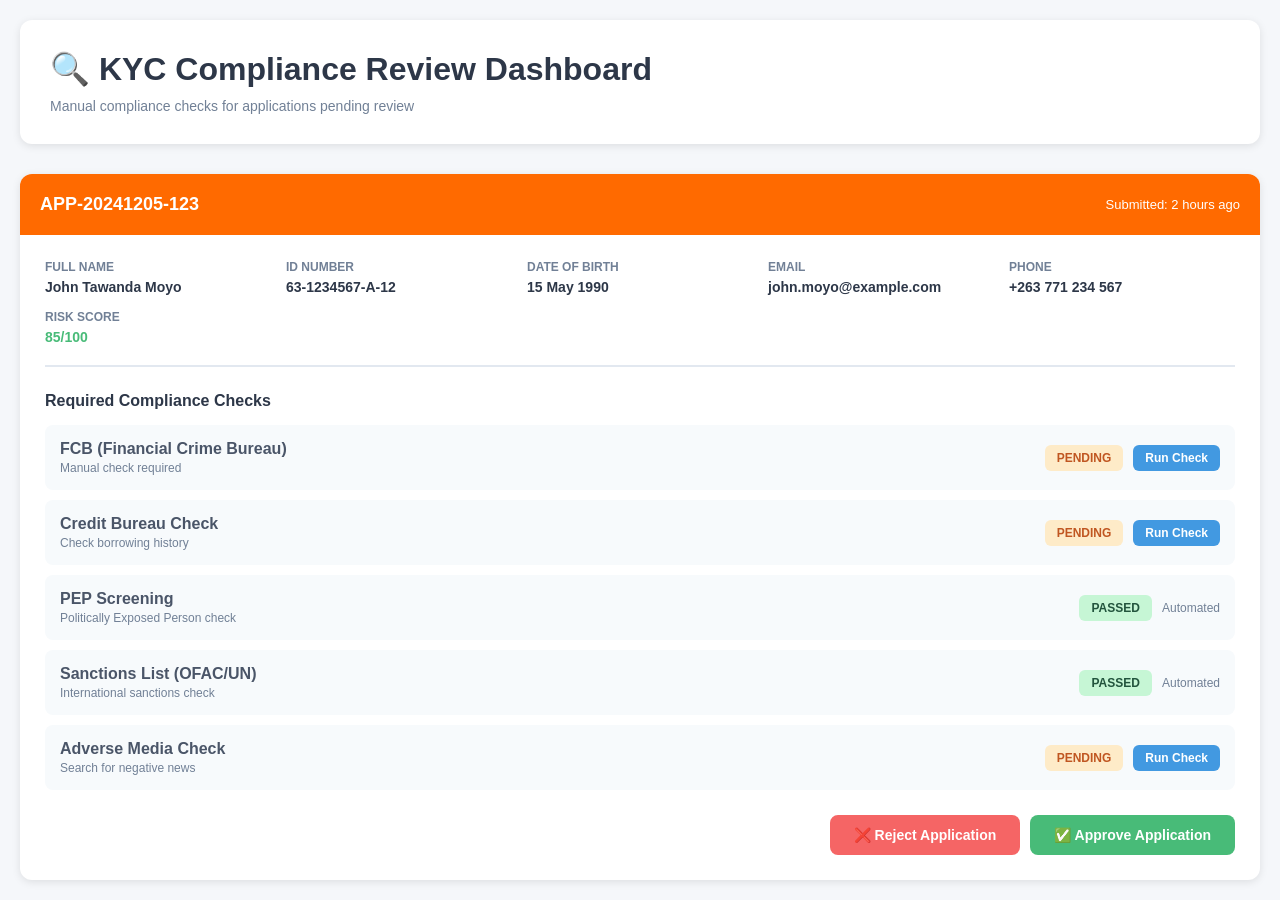
<file: admin/compliance-review.html>
<!DOCTYPE html>
<html lang="en">
<head>
  <meta charset="UTF-8">
  <meta name="viewport" content="width=device-width, initial-scale=1.0">
  <title>KYC Compliance Review Dashboard</title>
  <style>
    * {
      box-sizing: border-box;
      margin: 0;
      padding: 0;
    }

    body {
      font-family: -apple-system, BlinkMacSystemFont, 'Segoe UI', Roboto, sans-serif;
      background: #f5f7fa;
      padding: 20px;
    }

    .container {
      max-width: 1600px;
      margin: 0 auto;
    }

    header {
      background: white;
      padding: 30px;
      border-radius: 12px;
      box-shadow: 0 2px 8px rgba(0,0,0,0.1);
      margin-bottom: 30px;
    }

    h1 {
      color: #2d3748;
      margin-bottom: 10px;
    }

    .subtitle {
      color: #718096;
      font-size: 14px;
    }

    .applications-grid {
      display: grid;
      gap: 20px;
    }

    .application-card {
      background: white;
      border-radius: 12px;
      box-shadow: 0 2px 8px rgba(0,0,0,0.1);
      overflow: hidden;
    }

    .card-header {
      background: #FF6A00;
      color: white;
      padding: 20px;
      display: flex;
      justify-content: space-between;
      align-items: center;
    }

    .app-id {
      font-weight: bold;
      font-size: 18px;
    }

    .card-body {
      padding: 25px;
    }

    .customer-info {
      display: grid;
      grid-template-columns: repeat(auto-fit, minmax(200px, 1fr));
      gap: 15px;
      margin-bottom: 25px;
      padding-bottom: 20px;
      border-bottom: 2px solid #e2e8f0;
    }

    .info-item {
      display: flex;
      flex-direction: column;
      gap: 5px;
    }

    .info-label {
      font-size: 12px;
      color: #718096;
      font-weight: 600;
      text-transform: uppercase;
    }

    .info-value {
      font-size: 14px;
      color: #2d3748;
      font-weight: 600;
    }

    .compliance-checks {
      margin-bottom: 25px;
    }

    .checks-title {
      font-weight: bold;
      margin-bottom: 15px;
      font-size: 16px;
      color: #2d3748;
    }

    .check-item {
      display: flex;
      justify-content: space-between;
      align-items: center;
      padding: 15px;
      background: #f7fafc;
      border-radius: 8px;
      margin-bottom: 10px;
    }

    .check-name {
      font-weight: 600;
      color: #4a5568;
    }

    .check-status {
      display: flex;
      gap: 10px;
      align-items: center;
    }

    .status-badge {
      padding: 6px 12px;
      border-radius: 6px;
      font-size: 12px;
      font-weight: 600;
    }

    .status-pending {
      background: #feebc8;
      color: #c05621;
    }

    .status-passed {
      background: #c6f6d5;
      color: #22543d;
    }

    .status-failed {
      background: #fed7d7;
      color: #c53030;
    }

    .btn-check {
      padding: 6px 12px;
      background: #4299e1;
      color: white;
      border: none;
      border-radius: 6px;
      cursor: pointer;
      font-size: 12px;
      font-weight: 600;
    }

    .btn-check:hover {
      background: #3182ce;
    }

    .action-buttons {
      display: flex;
      gap: 10px;
      justify-content: flex-end;
    }

    .btn-primary {
      padding: 12px 24px;
      background: #48bb78;
      color: white;
      border: none;
      border-radius: 8px;
      cursor: pointer;
      font-weight: 600;
      font-size: 14px;
    }

    .btn-primary:hover {
      background: #38a169;
    }

    .btn-secondary {
      padding: 12px 24px;
      background: #f56565;
      color: white;
      border: none;
      border-radius: 8px;
      cursor: pointer;
      font-weight: 600;
      font-size: 14px;
    }

    .btn-secondary:hover {
      background: #e53e3e;
    }

    .modal {
      display: none;
      position: fixed;
      top: 0;
      left: 0;
      right: 0;
      bottom: 0;
      background: rgba(0,0,0,0.7);
      justify-content: center;
      align-items: center;
      z-index: 1000;
    }

    .modal.active {
      display: flex;
    }

    .modal-content {
      background: white;
      border-radius: 12px;
      padding: 30px;
      max-width: 500px;
      width: 90%;
    }

    .modal-header {
      font-size: 20px;
      font-weight: bold;
      margin-bottom: 20px;
      color: #2d3748;
    }

    .form-group {
      margin-bottom: 20px;
    }

    .form-label {
      display: block;
      margin-bottom: 8px;
      font-weight: 600;
      color: #4a5568;
      font-size: 14px;
    }

    .form-input, .form-select, .form-textarea {
      width: 100%;
      padding: 10px;
      border: 2px solid #e2e8f0;
      border-radius: 6px;
      font-size: 14px;
    }

    .form-textarea {
      min-height: 100px;
      resize: vertical;
    }

    .modal-actions {
      display: flex;
      gap: 10px;
      justify-content: flex-end;
      margin-top: 25px;
    }

    .empty-state {
      text-align: center;
      padding: 60px 20px;
      color: #718096;
    }

    .empty-icon {
      font-size: 48px;
      margin-bottom: 15px;
    }
  </style>
</head>
<body>

  <div class="container">
    
    <!-- Header -->
    <header>
      <h1>🔍 KYC Compliance Review Dashboard</h1>
      <p class="subtitle">Manual compliance checks for applications pending review</p>
    </header>

    <!-- Applications List -->
    <div class="applications-grid" id="applicationsContainer">
      
      <!-- Sample Application Card -->
      <div class="application-card">
        <div class="card-header">
          <div class="app-id">APP-20241205-123</div>
          <div style="font-size: 13px;">Submitted: 2 hours ago</div>
        </div>

        <div class="card-body">
          
          <!-- Customer Information -->
          <div class="customer-info">
            <div class="info-item">
              <div class="info-label">Full Name</div>
              <div class="info-value">John Tawanda Moyo</div>
            </div>
            <div class="info-item">
              <div class="info-label">ID Number</div>
              <div class="info-value">63-1234567-A-12</div>
            </div>
            <div class="info-item">
              <div class="info-label">Date of Birth</div>
              <div class="info-value">15 May 1990</div>
            </div>
            <div class="info-item">
              <div class="info-label">Email</div>
              <div class="info-value">john.moyo@example.com</div>
            </div>
            <div class="info-item">
              <div class="info-label">Phone</div>
              <div class="info-value">+263 771 234 567</div>
            </div>
            <div class="info-item">
              <div class="info-label">Risk Score</div>
              <div class="info-value" style="color: #48bb78;">85/100</div>
            </div>
          </div>

          <!-- Compliance Checks -->
          <div class="compliance-checks">
            <div class="checks-title">Required Compliance Checks</div>

            <div class="check-item">
              <div>
                <div class="check-name">FCB (Financial Crime Bureau)</div>
                <div style="font-size: 12px; color: #718096; margin-top: 3px;">Manual check required</div>
              </div>
              <div class="check-status">
                <span class="status-badge status-pending">PENDING</span>
                <button class="btn-check" onclick="openCheckModal('FCB', 'APP-20241205-123')">Run Check</button>
              </div>
            </div>

            <div class="check-item">
              <div>
                <div class="check-name">Credit Bureau Check</div>
                <div style="font-size: 12px; color: #718096; margin-top: 3px;">Check borrowing history</div>
              </div>
              <div class="check-status">
                <span class="status-badge status-pending">PENDING</span>
                <button class="btn-check" onclick="openCheckModal('Credit Bureau', 'APP-20241205-123')">Run Check</button>
              </div>
            </div>

            <div class="check-item">
              <div>
                <div class="check-name">PEP Screening</div>
                <div style="font-size: 12px; color: #718096; margin-top: 3px;">Politically Exposed Person check</div>
              </div>
              <div class="check-status">
                <span class="status-badge status-passed">PASSED</span>
                <span style="font-size: 12px; color: #718096;">Automated</span>
              </div>
            </div>

            <div class="check-item">
              <div>
                <div class="check-name">Sanctions List (OFAC/UN)</div>
                <div style="font-size: 12px; color: #718096; margin-top: 3px;">International sanctions check</div>
              </div>
              <div class="check-status">
                <span class="status-badge status-passed">PASSED</span>
                <span style="font-size: 12px; color: #718096;">Automated</span>
              </div>
            </div>

            <div class="check-item">
              <div>
                <div class="check-name">Adverse Media Check</div>
                <div style="font-size: 12px; color: #718096; margin-top: 3px;">Search for negative news</div>
              </div>
              <div class="check-status">
                <span class="status-badge status-pending">PENDING</span>
                <button class="btn-check" onclick="openCheckModal('Adverse Media', 'APP-20241205-123')">Run Check</button>
              </div>
            </div>

          </div>

          <!-- Action Buttons -->
          <div class="action-buttons">
            <button class="btn-secondary" onclick="rejectApplication('APP-20241205-123')">
              ❌ Reject Application
            </button>
            <button class="btn-primary" onclick="approveApplication('APP-20241205-123')">
              ✅ Approve Application
            </button>
          </div>

        </div>
      </div>

      <!-- Empty State (shows when no pending applications) -->
      <!-- 
      <div class="empty-state">
        <div class="empty-icon">✅</div>
        <p><strong>No applications pending compliance review</strong></p>
        <p style="font-size: 13px; margin-top: 5px;">All applications have been processed</p>
      </div>
      -->

    </div>

  </div>

  <!-- Check Modal -->
  <div class="modal" id="checkModal">
    <div class="modal-content">
      <div class="modal-header" id="modalTitle">Run Compliance Check</div>
      
      <form id="checkForm">
        <div class="form-group">
          <label class="form-label">Check Type</label>
          <input type="text" class="form-input" id="checkType" readonly>
        </div>

        <div class="form-group">
          <label class="form-label">Application ID</label>
          <input type="text" class="form-input" id="appId" readonly>
        </div>

        <div class="form-group">
          <label class="form-label">Check Result</label>
          <select class="form-select" id="checkResult" required>
            <option value="">-- Select Result --</option>
            <option value="PASSED">✅ PASSED - No issues found</option>
            <option value="FAILED">❌ FAILED - Issues detected</option>
            <option value="NEEDS_REVIEW">⚠️ NEEDS REVIEW - Manual verification needed</option>
          </select>
        </div>

        <div class="form-group">
          <label class="form-label">Notes / Findings</label>
          <textarea class="form-textarea" id="checkNotes" placeholder="Enter any relevant findings, reference numbers, or notes..."></textarea>
        </div>

        <div class="modal-actions">
          <button type="button" class="btn-secondary" onclick="closeCheckModal()">Cancel</button>
          <button type="submit" class="btn-primary">Save Check Result</button>
        </div>
      </form>
    </div>
  </div>

  <script>
    // Modal handling
    function openCheckModal(checkType, appId) {
      document.getElementById('checkModal').classList.add('active');
      document.getElementById('modalTitle').textContent = `Run ${checkType} Check`;
      document.getElementById('checkType').value = checkType;
      document.getElementById('appId').value = appId;
      document.getElementById('checkResult').value = '';
      document.getElementById('checkNotes').value = '';
    }

    function closeCheckModal() {
      document.getElementById('checkModal').classList.remove('active');
    }

    // Form submission
    document.getElementById('checkForm').addEventListener('submit', function(e) {
      e.preventDefault();
      
      const checkType = document.getElementById('checkType').value;
      const appId = document.getElementById('appId').value;
      const result = document.getElementById('checkResult').value;
      const notes = document.getElementById('checkNotes').value;

      // In production, save to Google Sheets
      console.log('Saving check result:', { checkType, appId, result, notes });

      alert(`${checkType} check recorded as ${result}`);
      closeCheckModal();

      // TODO: Update UI to reflect new status
      // TODO: Send to Google Sheets or n8n webhook
    });

    // Approve application
    function approveApplication(appId) {
      if (confirm(`Are you sure you want to approve application ${appId}?`)) {
        console.log('Approving application:', appId);
        alert(`Application ${appId} approved.`)}};
</file>
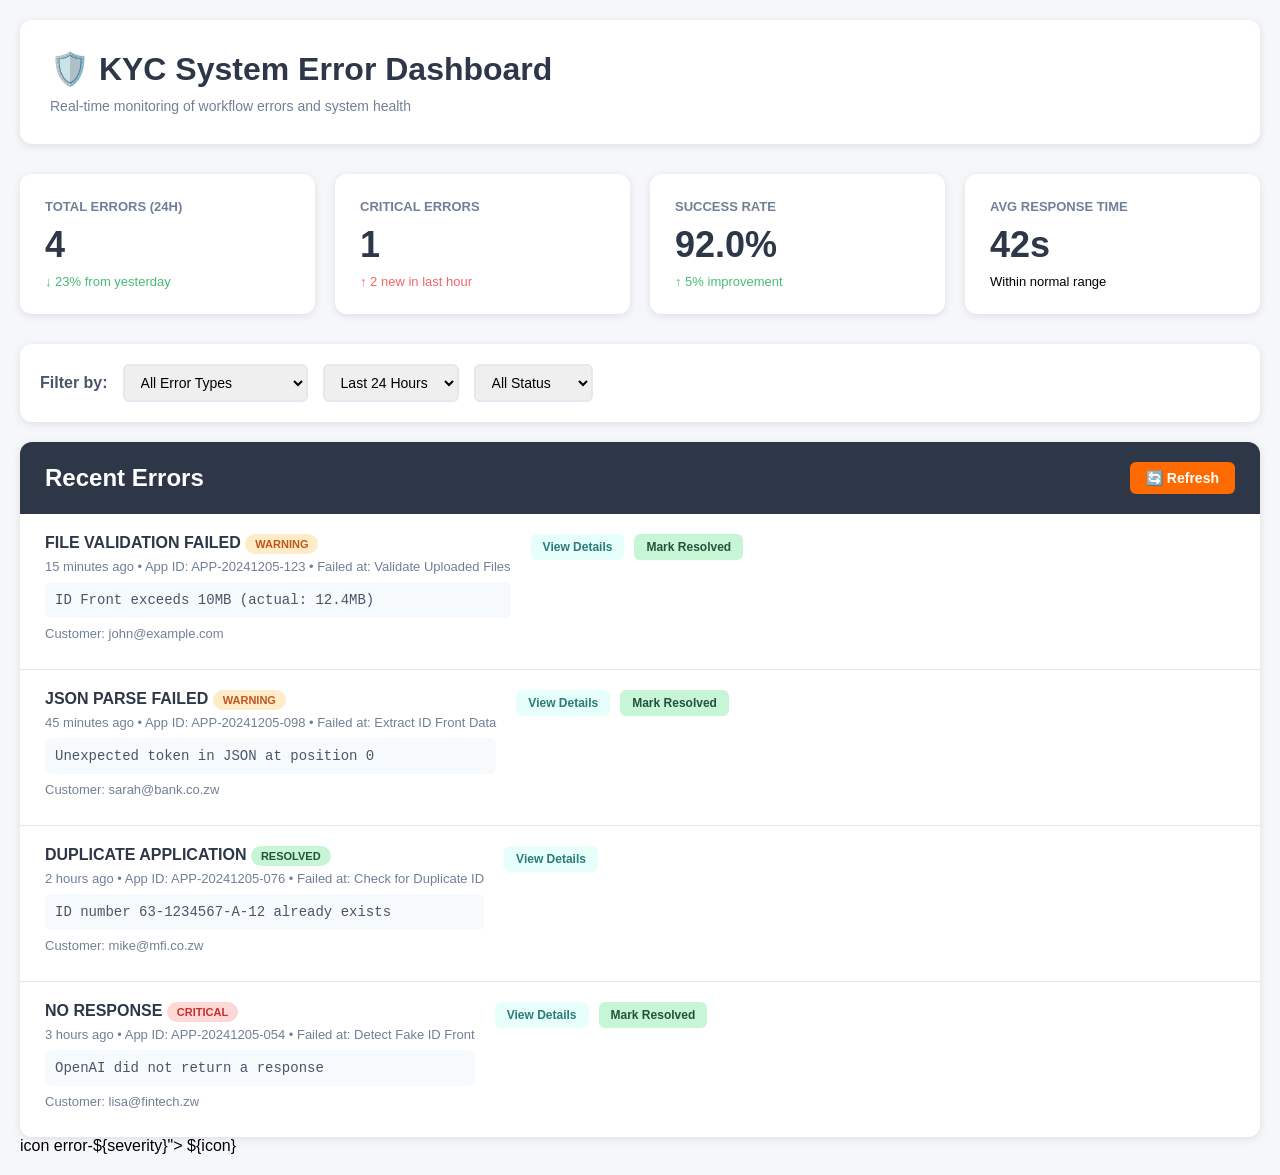
<file: admin/error-dashboard.html>
<!DOCTYPE html>
<html lang="en">
<head>
  <meta charset="UTF-8">
  <meta name="viewport" content="width=device-width, initial-scale=1.0">
  <title>KYC System - Error Dashboard</title>
  <style>
    * {
      box-sizing: border-box;
      margin: 0;
      padding: 0;
    }

    body {
      font-family: -apple-system, BlinkMacSystemFont, 'Segoe UI', Roboto, sans-serif;
      background: #f5f7fa;
      padding: 20px;
    }

    .container {
      max-width: 1400px;
      margin: 0 auto;
    }

    header {
      background: white;
      padding: 30px;
      border-radius: 12px;
      box-shadow: 0 2px 8px rgba(0,0,0,0.1);
      margin-bottom: 30px;
    }

    h1 {
      color: #2d3748;
      margin-bottom: 10px;
    }

    .subtitle {
      color: #718096;
      font-size: 14px;
    }

    .stats-grid {
      display: grid;
      grid-template-columns: repeat(auto-fit, minmax(250px, 1fr));
      gap: 20px;
      margin-bottom: 30px;
    }

    .stat-card {
      background: white;
      padding: 25px;
      border-radius: 12px;
      box-shadow: 0 2px 8px rgba(0,0,0,0.1);
    }

    .stat-label {
      color: #718096;
      font-size: 13px;
      font-weight: 600;
      text-transform: uppercase;
      margin-bottom: 10px;
    }

    .stat-value {
      font-size: 36px;
      font-weight: bold;
      color: #2d3748;
    }

    .stat-trend {
      font-size: 13px;
      margin-top: 8px;
    }

    .trend-up {
      color: #f56565;
    }

    .trend-down {
      color: #48bb78;
    }

    .error-list {
      background: white;
      border-radius: 12px;
      box-shadow: 0 2px 8px rgba(0,0,0,0.1);
      overflow: hidden;
    }

    .error-list-header {
      padding: 20px 25px;
      background: #2d3748;
      color: white;
      display: flex;
      justify-content: space-between;
      align-items: center;
    }

    .refresh-btn {
      background: #FF6A00;
      color: white;
      border: none;
      padding: 8px 16px;
      border-radius: 6px;
      cursor: pointer;
      font-weight: 600;
      font-size: 14px;
    }

    .refresh-btn:hover {
      opacity: 0.9;
    }

    .error-item {
      padding: 20px 25px;
      border-bottom: 1px solid #e2e8f0;
      display: grid;
      grid-template-columns: auto 1fr auto;
      gap: 20px;
      align-items: start;
    }

    .error-item:last-child {
      border-bottom: none;
    }

    .error-icon {
      width: 40px;
      height: 40px;
      border-radius: 8px;
      display: flex;
      align-items: center;
      justify-content: center;
      font-size: 20px;
    }

    .error-critical {
      background: #fed7d7;
    }

    .error-warning {
      background: #feebc8;
    }

    .error-info {
      background: #bee3f8;
    }

    .error-details {
      flex: 1;
    }

    .error-title {
      font-weight: 600;
      color: #2d3748;
      margin-bottom: 5px;
    }

    .error-meta {
      font-size: 13px;
      color: #718096;
      margin-bottom: 8px;
    }

    .error-message {
      font-size: 14px;
      color: #4a5568;
      background: #f7fafc;
      padding: 10px;
      border-radius: 6px;
      font-family: 'Courier New', monospace;
    }

    .error-actions {
      display: flex;
      gap: 10px;
    }

    .btn-small {
      padding: 6px 12px;
      border-radius: 6px;
      border: none;
      cursor: pointer;
      font-size: 12px;
      font-weight: 600;
    }

    .btn-view {
      background: #e6fffa;
      color: #2c7a7b;
    }

    .btn-resolve {
      background: #c6f6d5;
      color: #22543d;
    }

    .empty-state {
      padding: 60px 20px;
      text-align: center;
      color: #718096;
    }

    .empty-icon {
      font-size: 48px;
      margin-bottom: 15px;
    }

    .filters {
      background: white;
      padding: 20px;
      border-radius: 12px;
      margin-bottom: 20px;
      display: flex;
      gap: 15px;
      align-items: center;
      box-shadow: 0 2px 8px rgba(0,0,0,0.1);
    }

    .filter-select {
      padding: 8px 12px;
      border: 2px solid #e2e8f0;
      border-radius: 6px;
      font-size: 14px;
    }

    .badge {
      display: inline-block;
      padding: 4px 10px;
      border-radius: 12px;
      font-size: 11px;
      font-weight: 600;
      text-transform: uppercase;
    }

    .badge-critical {
      background: #fed7d7;
      color: #c53030;
    }

    .badge-warning {
      background: #feebc8;
      color: #c05621;
    }

    .badge-resolved {
      background: #c6f6d5;
      color: #22543d;
    }

    @media (max-width: 768px) {
      .stats-grid {
        grid-template-columns: 1fr;
      }

      .error-item {
        grid-template-columns: 1fr;
      }

      .filters {
        flex-direction: column;
        align-items: stretch;
      }
    }
  </style>
</head>
<body>

  <div class="container">
    
    <!-- Header -->
    <header>
      <h1>🛡️ KYC System Error Dashboard</h1>
      <p class="subtitle">Real-time monitoring of workflow errors and system health</p>
    </header>

    <!-- Stats Overview -->
    <div class="stats-grid">
      <div class="stat-card">
        <div class="stat-label">Total Errors (24h)</div>
        <div class="stat-value" id="totalErrors">0</div>
        <div class="stat-trend trend-down">↓ 23% from yesterday</div>
      </div>

      <div class="stat-card">
        <div class="stat-label">Critical Errors</div>
        <div class="stat-value" id="criticalErrors">0</div>
        <div class="stat-trend trend-up">↑ 2 new in last hour</div>
      </div>

      <div class="stat-card">
        <div class="stat-label">Success Rate</div>
        <div class="stat-value" id="successRate">0%</div>
        <div class="stat-trend trend-down">↑ 5% improvement</div>
      </div>

      <div class="stat-card">
        <div class="stat-label">Avg Response Time</div>
        <div class="stat-value" id="avgResponseTime">0s</div>
        <div class="stat-trend">Within normal range</div>
      </div>
    </div>

    <!-- Filters -->
    <div class="filters">
      <label style="font-weight: 600; color: #4a5568;">Filter by:</label>
      <select class="filter-select" id="filterType">
        <option value="all">All Error Types</option>
        <option value="FILE_VALIDATION_FAILED">File Validation</option>
        <option value="NO_RESPONSE">OpenAI No Response</option>
        <option value="JSON_PARSE_FAILED">JSON Parse Failed</option>
        <option value="DUPLICATE_APPLICATION">Duplicate Application</option>
        <option value="PROCESSING_ERROR">Processing Error</option>
      </select>

      <select class="filter-select" id="filterTime">
        <option value="24h">Last 24 Hours</option>
        <option value="7d">Last 7 Days</option>
        <option value="30d">Last 30 Days</option>
        <option value="all">All Time</option>
      </select>

      <select class="filter-select" id="filterStatus">
        <option value="all">All Status</option>
        <option value="unresolved">Unresolved</option>
        <option value="resolved">Resolved</option>
      </select>
    </div>

    <!-- Error List -->
    <div class="error-list">
      <div class="error-list-header">
        <h2>Recent Errors</h2>
        <button class="refresh-btn" onclick="loadErrors()">🔄 Refresh</button>
      </div>

      <div id="errorContainer">
        <!-- Errors will be loaded here -->
        <div class="empty-state">
          <div class="empty-icon">📊</div>
          <p><strong>Loading errors...</strong></p>
          <p style="font-size: 13px; margin-top: 5px;">Fetching data from Google Sheets</p>
        </div>
      </div>
    </div>

  </div>

  <script>
    // Configuration
    const GOOGLE_SHEET_ID = 'YOUR_GOOGLE_SHEET_ID'; // Replace with your Sheet ID
    const ERROR_LOG_SHEET_NAME = 'Error Log';
    const APPLICATIONS_SHEET_NAME = 'Customer Applications';

    // In production, you'd use Google Sheets API
    // For this demo, we'll use sample data
    const SAMPLE_ERRORS = [
      {
        timestamp: new Date(Date.now() - 1000 * 60 * 15).toISOString(),
        applicationId: 'APP-20241205-123',
        errorType: 'FILE_VALIDATION_FAILED',
        errorMessage: 'ID Front exceeds 10MB (actual: 12.4MB)',
        nodeFailed: 'Validate Uploaded Files',
        customerEmail: 'john@example.com',
        status: 'unresolved'
      },
      {
        timestamp: new Date(Date.now() - 1000 * 60 * 45).toISOString(),
        applicationId: 'APP-20241205-098',
        errorType: 'JSON_PARSE_FAILED',
        errorMessage: 'Unexpected token in JSON at position 0',
        nodeFailed: 'Extract ID Front Data',
        customerEmail: 'sarah@bank.co.zw',
        status: 'unresolved'
      },
      {
        timestamp: new Date(Date.now() - 1000 * 60 * 120).toISOString(),
        applicationId: 'APP-20241205-076',
        errorType: 'DUPLICATE_APPLICATION',
        errorMessage: 'ID number 63-1234567-A-12 already exists',
        nodeFailed: 'Check for Duplicate ID',
        customerEmail: 'mike@mfi.co.zw',
        status: 'resolved'
      },
      {
        timestamp: new Date(Date.now() - 1000 * 60 * 180).toISOString(),
        applicationId: 'APP-20241205-054',
        errorType: 'NO_RESPONSE',
        errorMessage: 'OpenAI did not return a response',
        nodeFailed: 'Detect Fake ID Front',
        customerEmail: 'lisa@fintech.zw',
        status: 'unresolved'
      }
    ];

    // Calculate stats
    function calculateStats() {
      const errors = SAMPLE_ERRORS;
      const totalApplications = 50; // This would come from your Applications sheet

      document.getElementById('totalErrors').textContent = errors.length;
      
      const critical = errors.filter(e => 
        ['NO_RESPONSE', 'PROCESSING_ERROR'].includes(e.errorType) && 
        e.status === 'unresolved'
      ).length;
      document.getElementById('criticalErrors').textContent = critical;

      const successRate = ((totalApplications - errors.length) / totalApplications * 100).toFixed(1);
      document.getElementById('successRate').textContent = successRate + '%';

      document.getElementById('avgResponseTime').textContent = '42s';
    }

    // Get error severity
    function getErrorSeverity(errorType) {
      const criticalTypes = ['NO_RESPONSE', 'PROCESSING_ERROR'];
      const warningTypes = ['JSON_PARSE_FAILED', 'FILE_VALIDATION_FAILED'];
      
      if (criticalTypes.includes(errorType)) return 'critical';
      if (warningTypes.includes(errorType)) return 'warning';
      return 'info';
    }

    // Format time ago
    function timeAgo(timestamp) {
      const seconds = Math.floor((new Date() - new Date(timestamp)) / 1000);
      
      if (seconds < 60) return seconds + ' seconds ago';
      if (seconds < 3600) return Math.floor(seconds / 60) + ' minutes ago';
      if (seconds < 86400) return Math.floor(seconds / 3600) + ' hours ago';
      return Math.floor(seconds / 86400) + ' days ago';
    }

    // Render errors
    function renderErrors(errors) {
      const container = document.getElementById('errorContainer');
      
      if (errors.length === 0) {
        container.innerHTML = `
          <div class="empty-state">
            <div class="empty-icon">✅</div>
            <p><strong>No errors found!</strong></p>
            <p style="font-size: 13px; margin-top: 5px;">Your system is running smoothly</p>
          </div>
        `;
        return;
      }

      container.innerHTML = errors.map(error => {
        const severity = getErrorSeverity(error.errorType);
        const icon = severity === 'critical' ? '🔴' : severity === 'warning' ? '⚠️' : 'ℹ️';
        
        return `
          <div class="error-item">
            <div class="error-details">
              <div class="error-title">
                ${error.errorType.replace(/_/g, ' ')}
                <span class="badge badge-${error.status === 'resolved' ? 'resolved' : severity}">
                  ${error.status === 'resolved' ? 'Resolved' : severity.toUpperCase()}
                </span>
              </div>
              <div class="error-meta">
                ${timeAgo(error.timestamp)} • App ID: ${error.applicationId} • Failed at: ${error.nodeFailed}
              </div>
              <div class="error-message">
                ${error.errorMessage}
              </div>
              <div class="error-meta" style="margin-top: 8px;">
                Customer: ${error.customerEmail}
              </div>
            </div>
            
            <div class="error-actions">
              <button class="btn-small btn-view" onclick="viewErrorDetails('${error.applicationId}')">
                View Details
              </button>
              ${error.status !== 'resolved' ? `
                <button class="btn-small btn-resolve" onclick="markResolved('${error.applicationId}')">
                  Mark Resolved
                </button>
              ` : ''}
            </div>
          </div>
        `;
      }).join('');
    }

    // Load errors (with filtering)
    function loadErrors() {
      const filterType = document.getElementById('filterType').value;
      const filterTime = document.getElementById('filterTime').value;
      const filterStatus = document.getElementById('filterStatus').value;

      let filtered = [...SAMPLE_ERRORS];

      // Filter by type
      if (filterType !== 'all') {
        filtered = filtered.filter(e => e.errorType === filterType);
      }

      // Filter by status
      if (filterStatus !== 'all') {
        filtered = filtered.filter(e => e.status === filterStatus);
      }

      // Filter by time (simplified)
      if (filterTime === '24h') {
        const oneDayAgo = Date.now() - (24 * 60 * 60 * 1000);
        filtered = filtered.filter(e => new Date(e.timestamp) > oneDayAgo);
      }

      renderErrors(filtered);
    }

    // View error details (would open modal in production)
    function viewErrorDetails(appId) {
      alert(`Viewing details for application: ${appId}\n\nIn production, this would show:\n- Full error stack trace\n- Customer data\n- Document links\n- Retry option`);
    }

    // Mark error as resolved
    function markResolved(appId) {
      if (confirm('Mark this error as resolved?')) {
        // In production, update Google Sheets
        const error = SAMPLE_ERRORS.find(e => e.applicationId === appId);
        if (error) error.status = 'resolved';
        loadErrors();
        alert('Error marked as resolved!');
      }
    }

    // Initialize dashboard
    document.addEventListener('DOMContentLoaded', () => {
      calculateStats();
      loadErrors();

      // Add event listeners for filters
      document.getElementById('filterType').addEventListener('change', loadErrors);
      document.getElementById('filterTime').addEventListener('change', loadErrors);
      document.getElementById('filterStatus').addEventListener('change', loadErrors);

      // Auto-refresh every 30 seconds
      setInterval(loadErrors, 30000);
    });

    // TODO: Connect to real Google Sheets API
    // Example using Google Sheets API v4:
    /*
    async function fetchRealErrors() {
      const response = await fetch(
        `https://sheets.googleapis.com/v4/spreadsheets/${GOOGLE_SHEET_ID}/values/${ERROR_LOG_SHEET_NAME}?key=YOUR_API_KEY`
      );
      const data = await response.json();
      // Parse and display real data
    }
    */
  </script>

</body>
</html>icon error-${severity}">
              ${icon}
            </div>
            
            <div class="error-
</file>
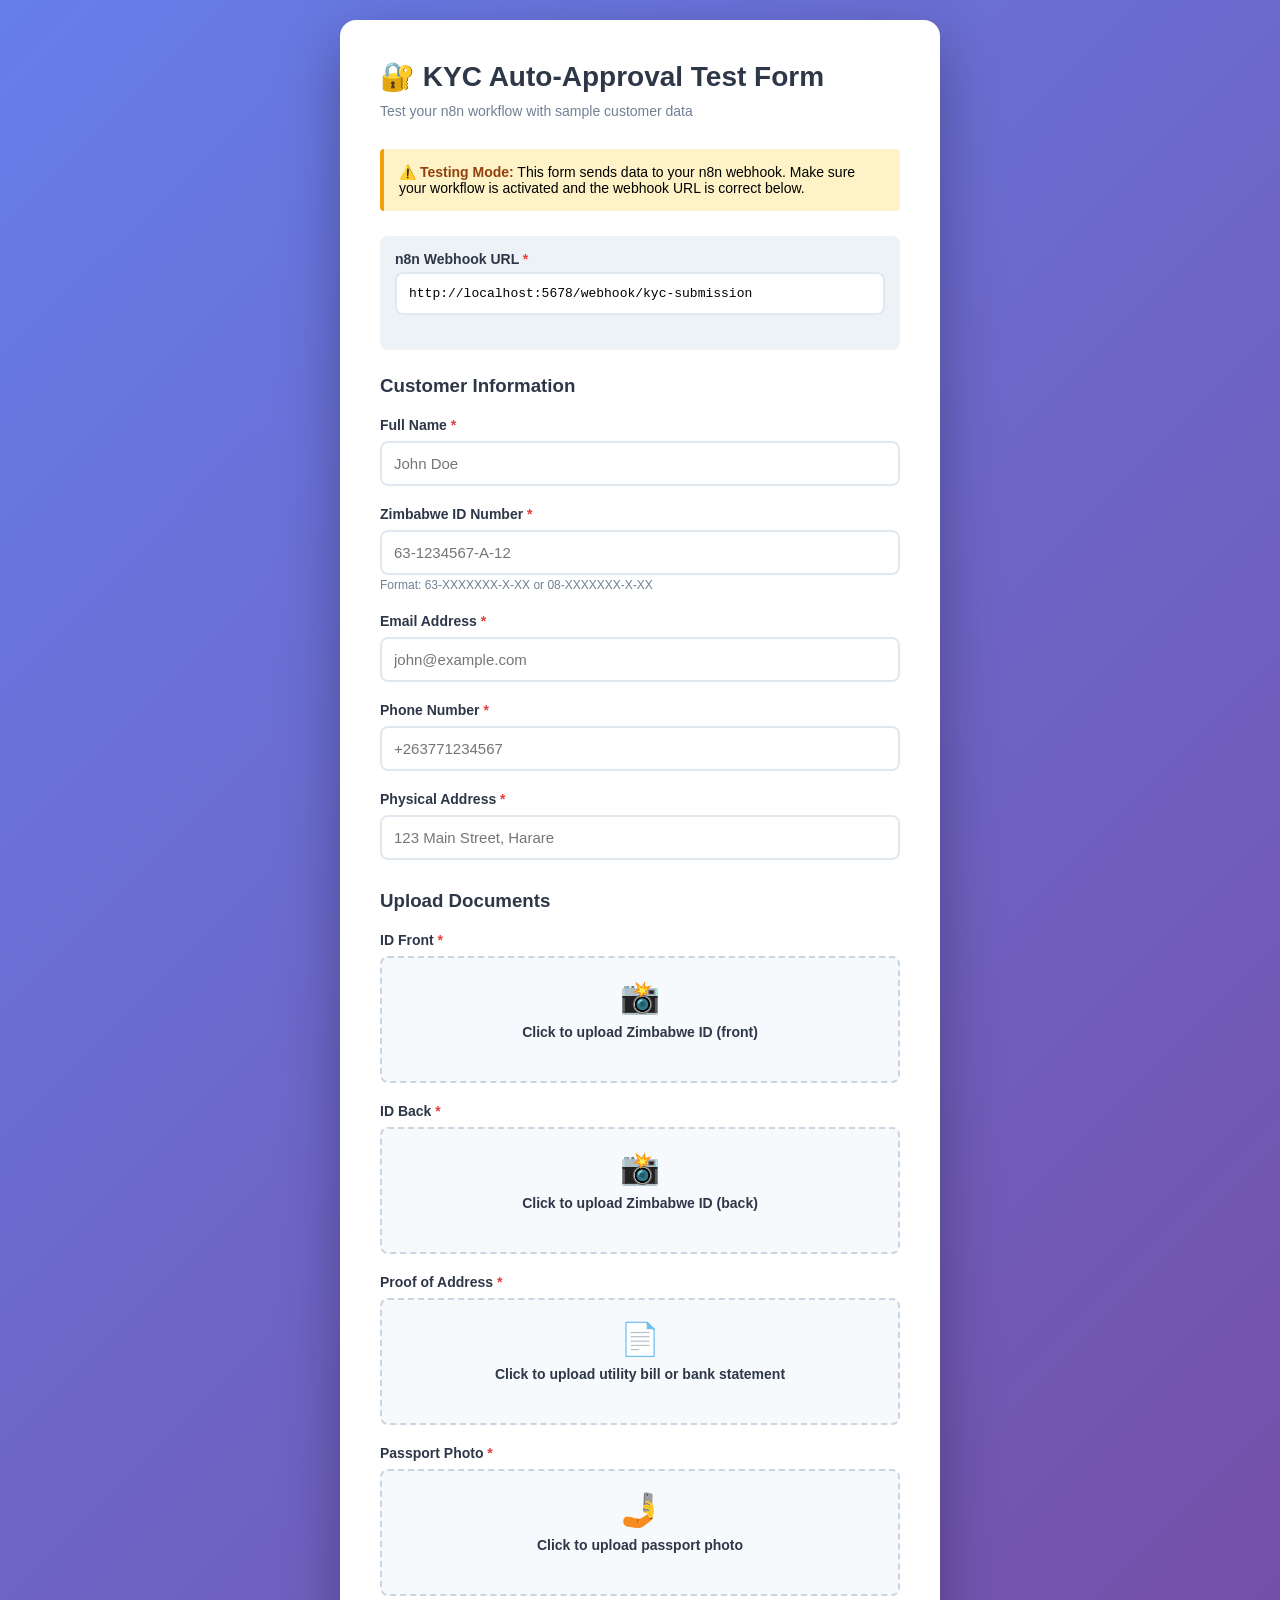
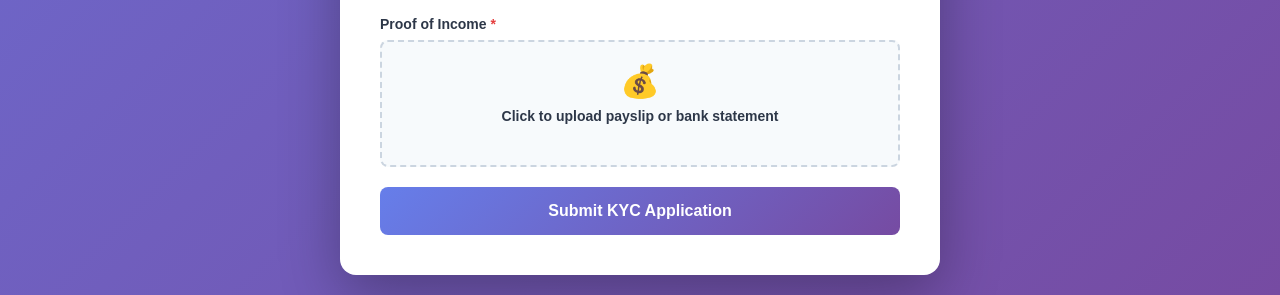
<file: test/kyc-test-form.html>
<!DOCTYPE html>
<html lang="en">
<head>
  <meta charset="UTF-8">
  <meta name="viewport" content="width=device-width, initial-scale=1.0">
  <title>KYC Auto-Approval Test Form</title>
  <style>
    * {
      box-sizing: border-box;
      margin: 0;
      padding: 0;
    }

    body {
      font-family: -apple-system, BlinkMacSystemFont, 'Segoe UI', Roboto, sans-serif;
      background: linear-gradient(135deg, #667eea 0%, #764ba2 100%);
      min-height: 100vh;
      display: flex;
      align-items: center;
      justify-content: center;
      padding: 20px;
    }

    .container {
      background: white;
      border-radius: 16px;
      box-shadow: 0 20px 60px rgba(0,0,0,0.3);
      max-width: 600px;
      width: 100%;
      padding: 40px;
    }

    h1 {
      color: #2d3748;
      margin-bottom: 10px;
      font-size: 28px;
    }

    .subtitle {
      color: #718096;
      margin-bottom: 30px;
      font-size: 14px;
    }

    .alert {
      background: #fef3c7;
      border-left: 4px solid #f59e0b;
      padding: 15px;
      margin-bottom: 25px;
      border-radius: 4px;
      font-size: 14px;
    }

    .alert strong {
      color: #92400e;
    }

    .form-group {
      margin-bottom: 20px;
    }

    label {
      display: block;
      margin-bottom: 8px;
      color: #2d3748;
      font-weight: 600;
      font-size: 14px;
    }

    .required {
      color: #e53e3e;
    }

    input[type="text"],
    input[type="email"],
    input[type="tel"] {
      width: 100%;
      padding: 12px;
      border: 2px solid #e2e8f0;
      border-radius: 8px;
      font-size: 15px;
      transition: border-color 0.2s;
    }

    input:focus {
      outline: none;
      border-color: #667eea;
    }

    .file-upload {
      border: 2px dashed #cbd5e0;
      border-radius: 8px;
      padding: 20px;
      text-align: center;
      cursor: pointer;
      transition: all 0.2s;
      background: #f7fafc;
    }

    .file-upload:hover {
      border-color: #667eea;
      background: #edf2f7;
    }

    .file-upload.has-file {
      border-color: #48bb78;
      background: #f0fff4;
    }

    .file-upload input {
      display: none;
    }

    .file-upload-label {
      display: flex;
      flex-direction: column;
      align-items: center;
      gap: 8px;
    }

    .upload-icon {
      font-size: 32px;
    }

    .file-name {
      font-size: 13px;
      color: #4a5568;
      margin-top: 5px;
    }

    .submit-btn {
      width: 100%;
      padding: 15px;
      background: linear-gradient(135deg, #667eea 0%, #764ba2 100%);
      color: white;
      border: none;
      border-radius: 8px;
      font-size: 16px;
      font-weight: 600;
      cursor: pointer;
      transition: transform 0.2s, box-shadow 0.2s;
    }

    .submit-btn:hover:not(:disabled) {
      transform: translateY(-2px);
      box-shadow: 0 10px 25px rgba(102, 126, 234, 0.4);
    }

    .submit-btn:disabled {
      opacity: 0.6;
      cursor: not-allowed;
    }

    .loading {
      display: none;
      text-align: center;
      padding: 20px;
    }

    .loading.active {
      display: block;
    }

    .spinner {
      border: 3px solid #f3f4f6;
      border-top: 3px solid #667eea;
      border-radius: 50%;
      width: 40px;
      height: 40px;
      animation: spin 1s linear infinite;
      margin: 0 auto 15px;
    }

    @keyframes spin {
      0% { transform: rotate(0deg); }
      100% { transform: rotate(360deg); }
    }

    .result {
      display: none;
      margin-top: 25px;
      padding: 20px;
      border-radius: 8px;
      animation: slideIn 0.3s ease;
    }

    .result.active {
      display: block;
    }

    @keyframes slideIn {
      from {
        opacity: 0;
        transform: translateY(-10px);
      }
      to {
        opacity: 1;
        transform: translateY(0);
      }
    }

    .result.success {
      background: #f0fff4;
      border: 2px solid #48bb78;
    }

    .result.warning {
      background: #fffaf0;
      border: 2px solid #ed8936;
    }

    .result.error {
      background: #fff5f5;
      border: 2px solid #f56565;
    }

    .result-title {
      font-weight: bold;
      font-size: 18px;
      margin-bottom: 10px;
    }

    .result-details {
      font-size: 14px;
      line-height: 1.6;
    }

    .result-data {
      background: white;
      padding: 15px;
      border-radius: 6px;
      margin-top: 15px;
      font-family: 'Courier New', monospace;
      font-size: 12px;
      max-height: 300px;
      overflow-y: auto;
    }

    .webhook-config {
      background: #edf2f7;
      padding: 15px;
      border-radius: 8px;
      margin-bottom: 25px;
    }

    .webhook-config label {
      margin-bottom: 5px;
    }

    .webhook-config input {
      font-family: 'Courier New', monospace;
      font-size: 13px;
    }

    @media (max-width: 640px) {
      .container {
        padding: 25px;
      }

      h1 {
        font-size: 24px;
      }
    }
  </style>
</head>
<body>

  <div class="container">
    <h1>🔐 KYC Auto-Approval Test Form</h1>
    <p class="subtitle">Test your n8n workflow with sample customer data</p>

    <div class="alert">
      <strong>⚠️ Testing Mode:</strong> This form sends data to your n8n webhook. Make sure your workflow is activated and the webhook URL is correct below.
    </div>

    <!-- Webhook Configuration -->
    <div class="webhook-config">
      <div class="form-group">
        <label for="webhookUrl">n8n Webhook URL <span class="required">*</span></label>
        <input 
          type="text" 
          id="webhookUrl" 
          placeholder="https://your-n8n-instance.com/webhook/kyc-submission"
          value="http://localhost:5678/webhook/kyc-submission"
        >
      </div>
    </div>

    <!-- Customer Data Form -->
    <form id="kycForm">
      
      <h3 style="margin-bottom: 20px; color: #2d3748;">Customer Information</h3>

      <div class="form-group">
        <label for="fullName">Full Name <span class="required">*</span></label>
        <input type="text" id="fullName" name="fullName" placeholder="John Doe" required>
      </div>

      <div class="form-group">
        <label for="idNumber">Zimbabwe ID Number <span class="required">*</span></label>
        <input type="text" id="idNumber" name="idNumber" placeholder="63-1234567-A-12" required pattern="(63|08)-\d{7}-[A-Z]-\d{2}">
        <small style="color: #718096; font-size: 12px;">Format: 63-XXXXXXX-X-XX or 08-XXXXXXX-X-XX</small>
      </div>

      <div class="form-group">
        <label for="email">Email Address <span class="required">*</span></label>
        <input type="email" id="email" name="email" placeholder="john@example.com" required>
      </div>

      <div class="form-group">
        <label for="phone">Phone Number <span class="required">*</span></label>
        <input type="tel" id="phone" name="phone" placeholder="+263771234567" required>
      </div>

      <div class="form-group">
        <label for="address">Physical Address <span class="required">*</span></label>
        <input type="text" id="address" name="address" placeholder="123 Main Street, Harare" required>
      </div>

      <h3 style="margin: 30px 0 20px; color: #2d3748;">Upload Documents</h3>

      <div class="form-group">
        <label>ID Front <span class="required">*</span></label>
        <div class="file-upload" id="idFrontUpload">
          <input type="file" id="idFront" accept="image/*" required>
          <label for="idFront" class="file-upload-label">
            <span class="upload-icon">📸</span>
            <span>Click to upload Zimbabwe ID (front)</span>
            <span class="file-name" id="idFrontName"></span>
          </label>
        </div>
      </div>

      <div class="form-group">
        <label>ID Back <span class="required">*</span></label>
        <div class="file-upload" id="idBackUpload">
          <input type="file" id="idBack" accept="image/*" required>
          <label for="idBack" class="file-upload-label">
            <span class="upload-icon">📸</span>
            <span>Click to upload Zimbabwe ID (back)</span>
            <span class="file-name" id="idBackName"></span>
          </label>
        </div>
      </div>

      <div class="form-group">
        <label>Proof of Address <span class="required">*</span></label>
        <div class="file-upload" id="proofAddressUpload">
          <input type="file" id="proofAddress" accept="image/*,application/pdf" required>
          <label for="proofAddress" class="file-upload-label">
            <span class="upload-icon">📄</span>
            <span>Click to upload utility bill or bank statement</span>
            <span class="file-name" id="proofAddressName"></span>
          </label>
        </div>
      </div>

      <div class="form-group">
        <label>Passport Photo <span class="required">*</span></label>
        <div class="file-upload" id="photoUpload">
          <input type="file" id="photo" accept="image/*" required>
          <label for="photo" class="file-upload-label">
            <span class="upload-icon">🤳</span>
            <span>Click to upload passport photo</span>
            <span class="file-name" id="photoName"></span>
          </label>
        </div>
      </div>

      <!-- Add after Proof of Address section -->
    <div class="form-group">
      <label>Proof of Income <span class="required">*</span></label>
      <div class="file-upload" id="proofIncomeUpload">
        <input type="file" id="proofIncome" accept="image/*,application/pdf" required>
        <label for="proofIncome" class="file-upload-label">
        <span class="upload-icon">💰</span>
        <span>Click to upload payslip or bank statement</span>
        <span class="file-name" id="proofIncomeName"></span>
        </label>
      </div>
    </div>

      <button type="submit" class="submit-btn" id="submitBtn">
        Submit KYC Application
      </button>

    </form>

    <!-- Loading Indicator -->
    <div class="loading" id="loading">
      <div class="spinner"></div>
      <p style="color: #4a5568;">Processing your KYC application...</p>
      <p style="color: #718096; font-size: 13px; margin-top: 5px;">This may take 30-60 seconds</p>
    </div>

    <!-- Result Display -->
    <div class="result" id="result">
      <div class="result-title" id="resultTitle"></div>
      <div class="result-details" id="resultDetails"></div>
      <div class="result-data" id="resultData"></div>
    </div>

  </div>

  <script>
    // File upload handlers
    const fileInputs = [
      { input: 'idFront', upload: 'idFrontUpload', name: 'idFrontName' },
      { input: 'idBack', upload: 'idBackUpload', name: 'idBackName' },
      { input: 'proofAddress', upload: 'proofAddressUpload', name: 'proofAddressName' },
      { input: 'photo', upload: 'photoUpload', name: 'photoName' },
      { input: 'proofIncome', upload: 'proofIncomeUpload', name: 'proofIncomeName' }
    ];

    fileInputs.forEach(({ input, upload, name }) => {
      const inputEl = document.getElementById(input);
      const uploadEl = document.getElementById(upload);
      const nameEl = document.getElementById(name);

      inputEl.addEventListener('change', (e) => {
        if (e.target.files.length > 0) {
          const fileName = e.target.files[0].name;
          nameEl.textContent = `✓ ${fileName}`;
          uploadEl.classList.add('has-file');
        } else {
          nameEl.textContent = '';
          uploadEl.classList.remove('has-file');
        }
      });
    });

    // Convert file to base64
    function fileToBase64(file) {
      return new Promise((resolve, reject) => {
        const reader = new FileReader();
        reader.onload = () => resolve(reader.result.split(',')[1]);
        reader.onerror = reject;
        reader.readAsDataURL(file);
      });
    }

    // Form submission
    document.getElementById('kycForm').addEventListener('submit', async (e) => {
      e.preventDefault();

      const webhookUrl = document.getElementById('webhookUrl').value.trim();
      if (!webhookUrl) {
        alert('Please enter your n8n webhook URL');
        return;
      }

      // Show loading
      document.getElementById('submitBtn').disabled = true;
      document.getElementById('loading').classList.add('active');
      document.getElementById('result').classList.remove('active');

      try {
        // Get form data
        const customerData = {
          name: document.getElementById('fullName').value,
          idNumber: document.getElementById('idNumber').value,
          email: document.getElementById('email').value,
          phone: document.getElementById('phone').value,
          address: document.getElementById('address').value
        };

        // Convert files to base64
        const files = {
          idFront: await fileToBase64(document.getElementById('idFront').files[0]),
          idBack: await fileToBase64(document.getElementById('idBack').files[0]),
          proofOfAddress: await fileToBase64(document.getElementById('proofAddress').files[0]),
          photo: await fileToBase64(document.getElementById('photo').files[0]),
          proofOfIncome: await fileToBase64(document.getElementById('proofIncome').files[0])
        };

        // Send to webhook
        const response = await fetch(webhookUrl, {
          method: 'POST',
          headers: {
            'Content-Type': 'application/json',
          },
          body: JSON.stringify({
            customerData: customerData,
            files: files
          })
        });

        const result = await response.json();

        // Hide loading
        document.getElementById('loading').classList.remove('active');
        document.getElementById('submitBtn').disabled = false;

        // Show result
        const resultDiv = document.getElementById('result');
        const titleDiv = document.getElementById('resultTitle');
        const detailsDiv = document.getElementById('resultDetails');
        const dataDiv = document.getElementById('resultData');

        resultDiv.classList.add('active');

        if (result.success) {
          if (result.finalStatus === 'ACCEPT') {
            resultDiv.className = 'result active success';
            titleDiv.textContent = '✅ Application Approved';
            detailsDiv.innerHTML = `
              <p><strong>Application ID:</strong> ${result.applicationId}</p>
              <p><strong>Status:</strong> ${result.finalStatus}</p>
              <p><strong>Risk Score:</strong> ${result.riskScore}/100</p>
              <p><strong>Fraud Score:</strong> ${result.fraudScore}/100</p>
              <p style="margin-top: 10px;">${result.message}</p>
            `;
          } else if (result.finalStatus === 'MANUAL_REVIEW') {
            resultDiv.className = 'result active warning';
            titleDiv.textContent = '⚠️ Manual Review Required';
            detailsDiv.innerHTML = `
              <p><strong>Application ID:</strong> ${result.applicationId}</p>
              <p><strong>Status:</strong> ${result.finalStatus}</p>
              <p><strong>Risk Score:</strong> ${result.riskScore}/100</p>
              <p><strong>Fraud Score:</strong> ${result.fraudScore}/100</p>
              <p style="margin-top: 10px;">${result.message}</p>
              ${result.validationErrors.length > 0 ? `<p style="margin-top: 10px;"><strong>Issues:</strong> ${result.validationErrors.join(', ')}</p>` : ''}
            `;
          } else {
            resultDiv.className = 'result active error';
            titleDiv.textContent = '❌ Application Rejected';
            detailsDiv.innerHTML = `
              <p><strong>Application ID:</strong> ${result.applicationId}</p>
              <p><strong>Status:</strong> ${result.finalStatus}</p>
              <p style="margin-top: 10px;">${result.message}</p>
              ${result.validationErrors.length > 0 ? `<p style="margin-top: 10px;"><strong>Errors:</strong> ${result.validationErrors.join(', ')}</p>` : ''}
            `;
          }

          dataDiv.textContent = JSON.stringify(result, null, 2);
        } else {
          resultDiv.className = 'result active error';
          titleDiv.textContent = '❌ Submission Failed';
          detailsDiv.innerHTML = `<p>There was an error processing your application. Please check your n8n workflow logs.</p>`;
          dataDiv.textContent = JSON.stringify(result, null, 2);
        }

      } catch (error) {
        console.error('Error:', error);

        document.getElementById('loading').classList.remove('active');
        document.getElementById('submitBtn').disabled = false;

        const resultDiv = document.getElementById('result');
        resultDiv.className = 'result active error';
        resultDiv.classList.add('active');
        
        document.getElementById('resultTitle').textContent = '❌ Connection Error';
        document.getElementById('resultDetails').innerHTML = `
          <p>Failed to connect to webhook. Please check:</p>
          <ul style="margin-left: 20px; margin-top: 10px;">
            <li>Webhook URL is correct</li>
            <li>n8n workflow is activated</li>
            <li>n8n instance is running</li>
            <li>No CORS issues (if testing locally)</li>
          </ul>
        `;
        document.getElementById('resultData').textContent = error.message;
      }
    });
  </script>

</body>
</html>
</file>
